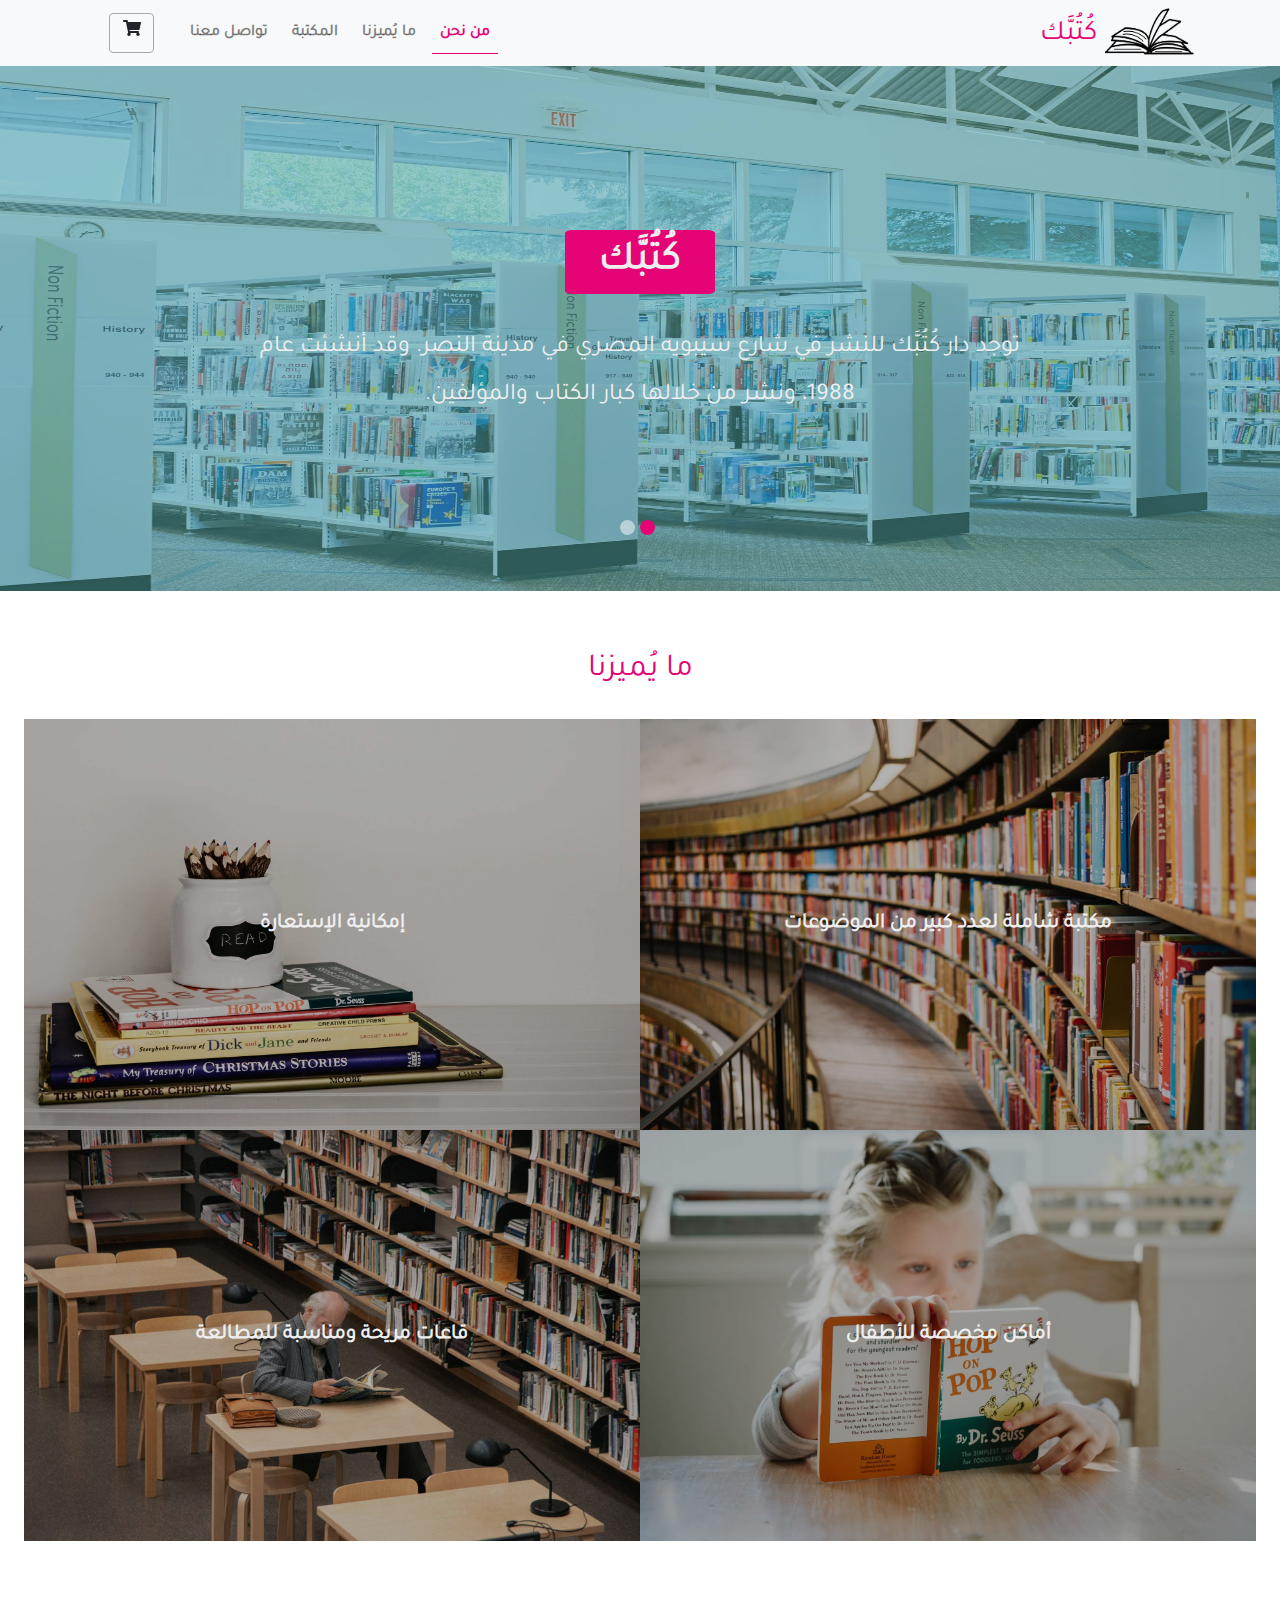
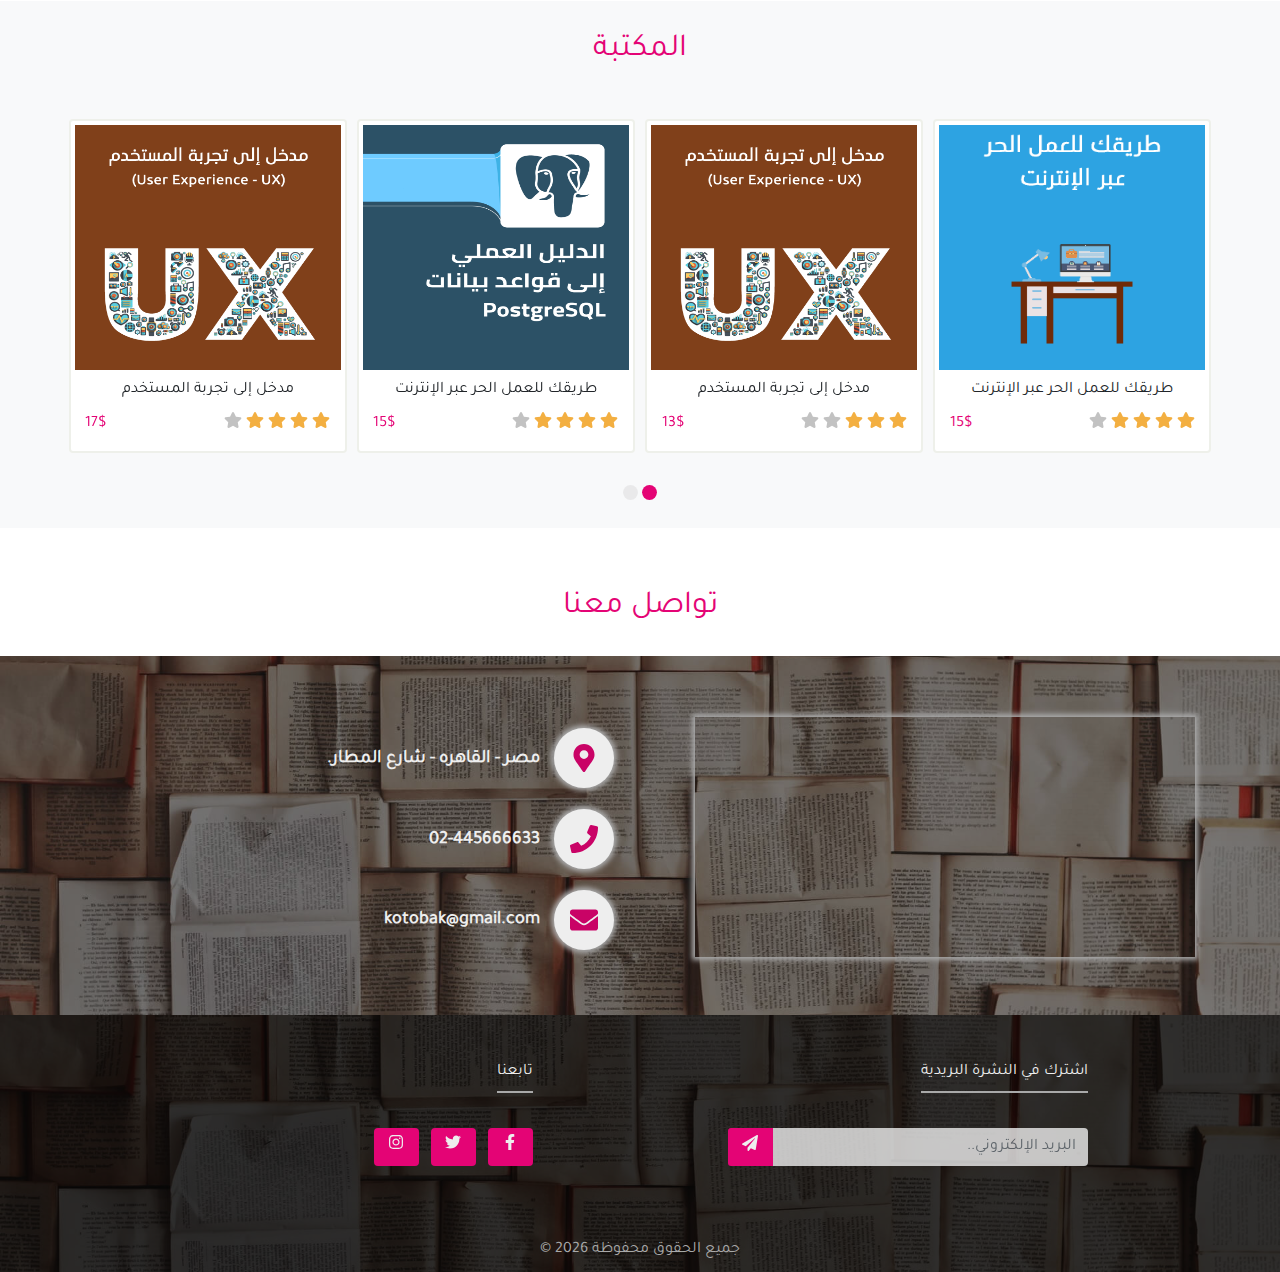
<file: docs/index.html>
<!DOCTYPE html>
<html lang="en">

<head>
    <meta charset="UTF-8">
    <meta name="viewport" content="width=device-width, initial-scale=1.0">
    <meta http-equiv="X-UA-Compatible" content="ie=edge">
    <title>كُتبك | الصفحة الرئيسية</title>
    <script src="https://polyfill.io/v3/polyfill.min.js?features=default"></script>
<script defer src="main.js"></script><link href="css/style.css" rel="stylesheet"></head>

<body data-spy="scroll" data-target=".navbar" data-offset="120">
    <div class="container-fluid">
        <!-- Top-menu -->
        <section class="top-menu">
            <div class="row">
                <nav class="navbar navbar-expand-lg navbar-light bg-light w-100">

                    <div class="d-flex">
                        <button class="navbar-toggler icon btn" type="button" data-toggle="collapse"
                            data-target="#navbarSupportedContent" aria-controls="navbarSupportedContent"
                            aria-expanded="false" aria-label="Toggle navigation">
                            <i class="fas fa-bars"></i>
                        </button>
                        <a href="#" class="navbar-toggler btn icon mr-1 pt-2" title="عربة الشراء" data-toggle="tooltip"
                            data-placement="left">
                            <i class="fas fa-shopping-cart"></i>
                        </a>
                    </div>
                    <a href="index.html" class="navbar-brand p-0 d-flex">
                        <img src="images/logo.png" alt="كُتبك" width="90" height="60">
                        <h3 class="logo-name pt-3 mr-2">كُتُبَّك</h3>
                    </a>
                    <div class="collapse navbar-collapse" id="navbarSupportedContent">
                        <ul class="navbar-nav mr-auto">
                            <li class="nav-item active">
                                <a class="nav-link scroll m-1" href="#who-we-are">
                                    من نحن
                                </a>
                            </li>
                            <li class="nav-item">
                                <a class="nav-link scroll m-1" href="#features">
                                    ما يُميزنا
                                </a>
                            </li>
                            <li class="nav-item">
                                <a class="nav-link scroll m-1" href="#library">
                                    المكتبة
                                </a>
                            </li>
                            <li class="nav-item">
                                <a class="nav-link scroll m-1" href="#contact-us">
                                    تواصل معنا
                                </a>
                            </li>
                            <li class="d-none d-lg-block mt-1 mx-4">
                                <a href="#" class="btn icon" title="عربة الشراء" data-toggle="tooltip"
                                    data-placement="left">
                                    <i class="fas fa-shopping-cart"></i>
                                </a>
                            </li>
                        </ul>
                    </div>
                </nav>
            </div>
        </section>
        <!-- who-we-are -->
        <section class="carousel-top" id="who-we-are">
            <div class="row">
                <div id="carouselExampleCaptions" class="carousel slide" data-ride="carousel">
                    <ul class="carousel-indicators custom-top-indicators">
                        <li data-target="#carouselExampleCaptions" data-slide-to="0" class="active"></li>
                        <li data-target="#carouselExampleCaptions" data-slide-to="1"></li>
                    </ul>
                    <div class="carousel-inner">
                        <div class="carousel-item active">
                            <img src="images/banner1.jpg" class="d-block w-100" alt="عن ">
                            <div class="carousel-caption d-none d-md-block overlay">
                                <h1 class="main-head p-2 wow animate__animated animate__fadeInDown">كُتُبَّك</h1>
                                <h4 class="sub-head sub-head wow animate__animated animate__fadeInUp">توجد دار كُتُبَّك
                                    للنشر في شارع سيبويه المصري في مدينة النصر. وقد أنشئت عام 1988،
                                    ونشر من خلالها كبار الكتاب والمؤلفين. </h4>
                            </div>
                        </div>
                        <div class="carousel-item">
                            <img src="images/banner2.jpg" class="d-block w-100" alt="عن المكتبة">
                            <div class="carousel-caption d-none d-md-block overlay">
                                <h1 class="main-head p-2 wow animate__animated animate__fadeInDown">كُتُبَّك</h1>
                                <h4 class="sub-head wow animate__animated animate__fadeInUp">حازت على العديد من الجوائز
                                    المحلية والعربية والعالمية</h4>
                            </div>
                        </div>
                    </div>
                </div>
            </div>
        </section>
        <!-- features -->
        <section class="features px-4" id="features">
            <div class="title text-center">
                <h2>ما يُميزنا</h2>
            </div>
            <div class="row no-gutters">
                <div class="col row no-gutters">
                    <div class="col-12">
                        <img src="images/feature1.jpg" alt="feature img" class="img-fluid" />
                        <p class="features-overlay">مكتبة شاملة لعدد كبير من الموضوعات</p>
                    </div>
                    <div class="col-12">
                        <img src="images/feature3.jpg" alt="feature img" class="img-fluid" />
                        <p class="features-overlay">أماكن مخصصة للأطفال</p>
                    </div>
                </div>

                <div class="col row no-gutters">
                    <div class="col-12">
                        <img src="images/feature4.jpg" alt="feature img" class="img-fluid" />
                        <p class="features-overlay">إمكانية الإستعارة</p>
                    </div>
                    <div class="col-12">
                        <img src="images/feature2.jpg" alt="feature img" class="img-fluid" />
                        <p class="features-overlay">قاعات مريحة ومناسبة للمطالعة</p>
                    </div>
                </div>
            </div>
        </section>
        <!-- library -->
        <section class="library bg-light" id="library">
            <div class="title text-center">
                <h2>المكتبة</h2>
            </div>
            <div class="row">
                <div class="container-fluid">
                    <div id="books" class="carousel slide" data-ride="false">
                        <div class="carousel-inner">
                            <!-- item 1 -->
                            <div class="carousel-item active">
                                <div class="row no-gutters">
                                    <div class="col row no-gutters">
                                        <!--book 1-->
                                        <div class="col-md-6">
                                            <div class="card">
                                                <div class="overlay">
                                                    <a class="btn btn-secondary custom-cart-icon icon btn-more d-flex justify-content-center"
                                                        href="freelance-book.html">
                                                        <span class="d-md-none d-lg-block d-sm-block">تصفح الكتاب</span>
                                                        <i class="fas fa-book-open mt-1 mr-1"></i>
                                                    </a>
                                                    <a class="btn btn-secondary custom-cart-icon icon btn-cart add-alert d-flex justify-content-center"
                                                        href=".">
                                                        <span class="d-sm-none d-md-none d-lg-block">إضافة
                                                            للعربة</span>
                                                        <i class="fas fa-cart-plus mt-1 mr-1"></i>
                                                    </a>
                                                </div>
                                                <img src="images/freelance-1.png" alt="book1"
                                                    class="w-100 d-block">
                                                <div class="card-body">
                                                    <h5 class="card-title float-right">طريقك للعمل الحر عبر الإنترنت
                                                    </h5>
                                                    <div class="clearfix ">
                                                        <div class="rating float-right">
                                                            <i class="fas fa-star active"></i>
                                                            <i class="fas fa-star active"></i>
                                                            <i class="fas fa-star active"></i>
                                                            <i class="fas fa-star active"></i>
                                                            <i class="fas fa-star"></i>
                                                        </div>
                                                        <div class="price float-left">15$</div>
                                                    </div>
                                                </div>
                                            </div>
                                        </div>
                                        <!-- book 2-->
                                        <div class="col-md-6">
                                            <div class="card custom-thumbnail">
                                                <div class="overlay">
                                                    <a class="btn btn-secondary custom-cart-icon icon btn-more d-flex justify-content-center"
                                                        href="ux-book.html">
                                                        <span class="d-md-none d-lg-block d-sm-block">تصفح الكتاب</span>
                                                        <i class="fas fa-book-open mt-1 mr-1"></i>
                                                    </a>
                                                    <a class="btn btn-secondary custom-cart-icon btn-cart add-alert icon d-flex justify-content-center"
                                                        href=".">
                                                        <span class="d-md-none d-lg-block d-sm-block">إضافة
                                                            للعربة</span>
                                                        <i class="fas fa-cart-plus mt-1 mr-1"></i>
                                                    </a>
                                                </div>
                                                <img src="images/UX-1.png" alt="book2" class="w-100 d-block">
                                                <div class="card-body">
                                                    <h5 class="card-title float-right">مدخل إلى تجربة المستخدم</h5>
                                                    <div class="clearfix ">
                                                        <div class="rating float-right">
                                                            <i class="fas fa-star active"></i>
                                                            <i class="fas fa-star active"></i>
                                                            <i class="fas fa-star active"></i>
                                                            <i class="fas fa-star"></i>
                                                            <i class="fas fa-star"></i>
                                                        </div>
                                                        <div class="price float-left">13$</div>
                                                    </div>
                                                </div>
                                            </div>
                                        </div>
                                    </div>
                                    <div class="col row no-gutters">
                                        <!-- book 3-->
                                        <div class="col-md-6">
                                            <div class="card custom-thumbnail">
                                                <div class="overlay">
                                                    <a class="btn btn-secondary custom-cart-icon icon btn-more d-flex justify-content-center"
                                                        href="sql-book.html">
                                                        <span class="d-md-none d-lg-block d-sm-block">تصفح الكتاب</span>
                                                        <i class="fas fa-book-open mt-1 mr-1"></i>
                                                    </a>
                                                    <a class="btn btn-secondary custom-cart-icon icon btn-cart add-alert d-flex justify-content-center"
                                                        href=".">
                                                        <span class="d-md-none d-lg-block d-sm-block">إضافة
                                                            للعربة</span>
                                                        <i class="fas fa-cart-plus mt-1 mr-1"></i>
                                                    </a>
                                                </div>
                                                <img src="images/sql-1.png" alt="book1" class="w-100 d-block">
                                                <div class="card-body">
                                                    <h5 class="card-title float-right">طريقك للعمل الحر عبر الإنترنت
                                                    </h5>
                                                    <div class="clearfix ">
                                                        <div class="rating float-right">
                                                            <i class="fas fa-star active"></i>
                                                            <i class="fas fa-star active"></i>
                                                            <i class="fas fa-star active"></i>
                                                            <i class="fas fa-star active"></i>
                                                            <i class="fas fa-star"></i>
                                                        </div>
                                                        <div class="price float-left">15$</div>
                                                    </div>
                                                </div>
                                            </div>
                                        </div>
                                        <!--book 4-->
                                        <div class="col-md-6">
                                            <div class="card">
                                                <div class="overlay">
                                                    <a class="btn btn-secondary custom-cart-icon icon btn-more d-flex justify-content-center"
                                                        href="ux-book.html">
                                                        <span class="d-md-none d-lg-block d-sm-block">تصفح الكتاب</span>
                                                        <i class="fas fa-book-open mt-1 mr-1"></i>
                                                    </a>
                                                    <a class="btn btn-secondary custom-cart-icon btn-cart add-alert icon d-flex justify-content-center"
                                                        href=".">
                                                        <span class="d-md-none d-lg-block d-sm-block">إضافة
                                                            للعربة</span>
                                                        <i class="fas fa-cart-plus mt-1 mr-1"></i>
                                                    </a>
                                                </div>
                                                <img src="images/UX-1.png" alt="book2" class="w-100 d-block">
                                                <div class="card-body">
                                                    <h5 class="card-title float-right">مدخل إلى تجربة المستخدم</h5>
                                                    <div class="clearfix ">
                                                        <div class="rating float-right">
                                                            <i class="fas fa-star active"></i>
                                                            <i class="fas fa-star active"></i>
                                                            <i class="fas fa-star active"></i>
                                                            <i class="fas fa-star active"></i>
                                                            <i class="fas fa-star"></i>
                                                        </div>
                                                        <div class="price float-left">17$</div>
                                                    </div>
                                                </div>
                                            </div>
                                        </div>
                                    </div>
                                </div>
                            </div>
                        </div>
                        <ol class="carousel-indicators custom-books-indicators">
                            <li data-target="#books" data-slide-to="0" class="active"></li>
                            <li data-target="#books" data-slide-to="1"></li>
                        </ol>
                    </div>

                </div>
            </div>
        </section>
        <!-- contact-us -->
        <section id="contact-us">
            <div class="title text-center">
                <h2>تواصل معنا</h2>
            </div>
            <div class="contact-us">
                <div class="overlay-contact-us">
                    <div class="container">
                        <div class="row">
                            <div class="col-md">
                                <div class="map" id="map">
                                    <iframe class="iframe"
                                        src="https://maps.google.com/maps?q=%D8%B9%D9%85%D8%A7%D8%B1%20%D8%A8%D9%86%20%D9%8A%D8%A7%D8%B3%D8%B1%D8%8C%20%D8%A7%D9%84%D9%85%D8%B7%D8%A7%D8%B1%D8%8C%20%D9%82%D8%B3%D9%85%20%D8%A7%D9%84%D9%86%D8%B2%D9%87%D8%A9%D8%8C%20%D9%85%D8%AD%D8%A7%D9%81%D8%B8%D8%A9%20%D8%A7%D9%84%D9%82%D8%A7%D9%87%D8%B1%D8%A9%E2%80%AC%D8%8C%20%D9%85%D8%B5%D8%B1&t=&z=13&ie=UTF8&iwloc=&output=embed"
                                        width="500" height="240" frameborder="0" style="border:0"
                                        allowfullscreen></iframe>
                                </div>
                            </div>
                            <div class="col-md">
                                <ul class="list-unstyled contact-list">
                                    <li>
                                        <i class="fas fa-map-marker-alt custom-contact-us-icon btn"
                                            aria-hidden="true"></i>
                                        <span class="contact-text pb-4">مصر - القاهره - شارع المطار.</span>
                                    </li>
                                    <li>
                                        <i class="fa fa-phone custom-contact-us-icon btn" aria-hidden="true"></i>
                                        <span class="contact-text pb-4">02-445666633</span>
                                    </li>
                                    <li>
                                        <i class="fa fa-envelope custom-contact-us-icon btn" aria-hidden="true"></i>
                                        <span class="contact-text pb-4">kotobak@gmail.com</span>
                                    </li>
                                </ul>
                            </div>
                        </div>
                    </div>
                </div>
            </div>
        </section>
        <!-- footer -->
        <footer class="footer">
            <div class="overlay-footer">
                <div class="footer-body">
                    <div class="container">
                        <div class="row justify-content-center mx-auto">
                            <div class="col-sm-12 col-md-6">
                                <form id="newsletter">
                                    <label>اشترك في النشرة البريدية</label>
                                    <div class="input-group">
                                        <input type="email" name="email" id="footer-email"
                                            class="form-control text-right" required placeholder="..البريد الإلكتروني">
                                        <button type="submit" class="icon custom-footer-icon">
                                            <i class="fas fa-paper-plane"></i>
                                        </button>
                                    </div>
                                </form>
                            </div>
                            <div class="col-sm-12 col-md-4">
                                <label>تابعنا</label>
                                <ul class="follow list-inline">
                                    <li class="list-inline-item">
                                        <a href="#" class="facebook btn icon custom-footer-icon rounded">
                                            <i class="fab fa-facebook-f" aria-hidden="true"></i>
                                        </a>
                                    </li>
                                    <li class="list-inline-item">
                                        <a href="#" class="twitter btn icon custom-footer-icon rounded">
                                            <i class="fab fa-twitter" aria-hidden="true"></i>
                                        </a>
                                    </li>
                                    <li class="list-inline-item">
                                        <a href="#" class="instagram btn icon custom-footer-icon rounded">
                                            <i class="fab fa-instagram" aria-hidden="true"></i>
                                        </a>
                                    </li>
                                </ul>
                            </div>
                        </div>
                    </div>
                </div>
                <div class="text-center">
                    <p class="copyright">
                        جميع الحقوق محفوظة <span id="date"></span> &copy;
                    </p>
                </div>
            </div>
        </footer>
        <!-- loader -->
        <div class="loader-wrapper">
            <span class="loader"><span class="loader-inner"></span></span>
        </div>
    </div>
</body>

</html>
</file>
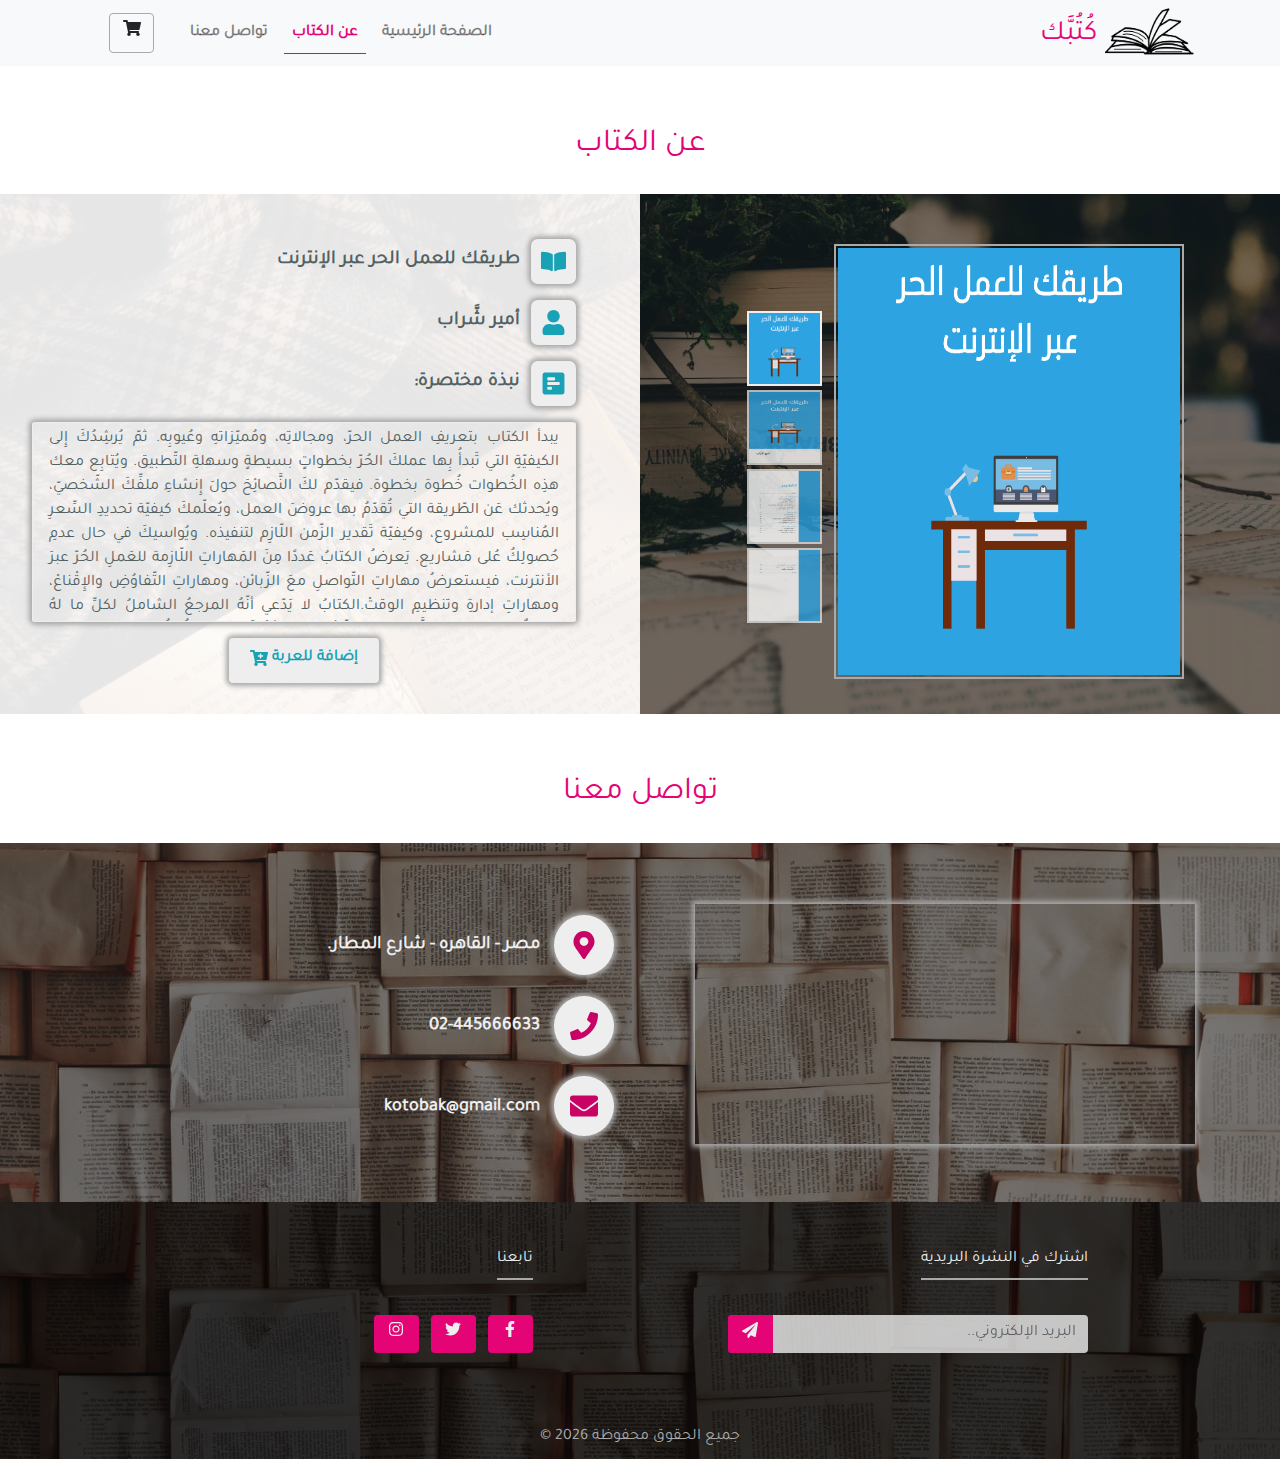
<file: docs/freelance-book.html>
<!DOCTYPE html>
<html lang="en">

<head>
    <meta charset="UTF-8">
    <meta name="viewport" content="width=device-width, initial-scale=1.0">
    <meta http-equiv="X-UA-Compatible" content="ie=edge">
    <title>كُتبك | عن الكتاب</title>
    <script src="https://polyfill.io/v3/polyfill.min.js?features=default"></script>
<script defer src="main.js"></script><link href="css/style.css" rel="stylesheet"></head>

<body>
    <div class="container-fluid">
        <!-- Top-menu -->
        <section class="top-menu">
            <div class="row">
                <nav class="navbar navbar-expand-lg navbar-light bg-light w-100">

                    <div class="d-flex">
                        <button class="navbar-toggler icon btn" type="button" data-toggle="collapse"
                            data-target="#navbarSupportedContent" aria-controls="navbarSupportedContent"
                            aria-expanded="false" aria-label="Toggle navigation">
                            <i class="fas fa-bars"></i>
                        </button>
                        <a href="#" class="navbar-toggler btn icon mr-1 pt-2" title="عربة الشراء" data-toggle="tooltip"
                            data-placement="left">
                            <i class="fas fa-shopping-cart"></i>
                        </a>
                    </div>
                    <a href="index.html" class="navbar-brand p-0 d-flex">
                        <img src="images/logo.png" alt="كُتبك" width="90" height="60">
                        <h3 class="logo-name pt-3 mr-2">كُتُبَّك</h3>
                    </a>
                    <div class="collapse navbar-collapse" id="navbarSupportedContent">
                        <ul class="navbar-nav mr-auto">
                            <li class="nav-item">
                                <a class="nav-link scroll m-1" href="index.html">
                                    الصفحة الرئيسية
                                </a>
                            </li>
                            <li class="nav-item active">
                                <a class="nav-link scroll m-1" href="#book-info">
                                    عن الكتاب
                                </a>
                            </li>
                            <li class="nav-item">
                                <a class="nav-link scroll m-1" href="#contact-us">
                                    تواصل معنا
                                </a>
                            </li>
                            <li class="d-none d-lg-block mt-1 mx-4">
                                <a href="#" class="btn icon" title="عربة الشراء" data-toggle="tooltip"
                                    data-placement="left">
                                    <i class="fas fa-shopping-cart"></i>
                                </a>
                            </li>
                        </ul>
                    </div>
                </nav>
            </div>
        </section>
        <!-- book-info -->
        <div class="book-info" id="book-info">
            <div class="title text-center">
                <h2>عن الكتاب</h2>
            </div>
            <div class="row col no-gutters p-0">
                <!-- images section -->
                <div class="col-sm-12 col-md-6 col-lg-6">
                    <div class="container-fluid book-img p-0">
                        <div class="overlay-book-img">
                            <section class="carousel-book">
                                <div id="carousel-book-img" class="carousel" data-ride="false">
                                    <div class="carousel-inner" data-toggle="modal" data-target="#bookModal">
                                        <div class="carousel-item active">
                                            <img src="images/freelance-1.png" alt="book1">
                                        </div>
                                        <div class="carousel-item">
                                            <img src="images/freelance-2.png" alt="book1">
                                        </div>
                                        <div class="carousel-item">
                                            <img src="images/freelance-3.png" alt="book1">
                                        </div>
                                        <div class="carousel-item">
                                            <img src="images/freelance-4.png" alt="book1">
                                        </div>
                                    </div>
                                    <div class="carousel-indicators custom-book-img-indicators">
                                        <img src="images/freelance-1.png" alt="book1"
                                            data-target="#carousel-book-img" data-slide-to="0" class="active">
                                        <img src="images/freelance-2.png" alt="book1"
                                            data-target="#carousel-book-img" data-slide-to="1">
                                        <img src="images/freelance-3.png" alt="book1"
                                            data-target="#carousel-book-img" data-slide-to="2">
                                        <img src="images/freelance-4.png" alt="book1"
                                            data-target="#carousel-book-img" data-slide-to="3">
                                    </div>
                                </div>
                            </section>
                        </div>
                    </div>
                </div>
                <!-- text section -->
                <div class="col-sm-12 col-md-6 col-lg-6">
                    <div class="container-fluid book-text p-0">
                        <div class="overlay-book-text">
                            <div class="book-name d-flex mb-3">
                                <i class="fas fa-book-open text-icon"></i>
                                <span class="font-weight-bold text pt-2">طريقك للعمل الحر عبر الإنترنت</span>
                            </div>
                            <div class="auther-name d-flex mb-3">
                                <i class="fas fa-user text-icon"></i>
                                <span class="font-weight-bold text pt-2">أمير شَّراب</span>
                            </div>
                            <div class="abstract d-flex mb-3">
                                <i class="fas fa-poll-h text-icon"></i>
                                <span class="font-weight-bold text pt-2">نبذة مختصرة:</span>
                            </div>
                            <div class="about-paragraph px-3 py-1 mb-3">
                                <p>يبدأ الكتاب بتعريفِ العمل الحرّ، ومجالاتِه، ومُميّزاتهِ وعُيوبِه. ثمّ يُرشِدُكَ إِلى
                                    الكيفيّةِ التي تَبدأُ بِها عملكَ الحُرّ بخطواتٍ بسيطةٍ وسهلةِ التّطبيق. ويُتابِع معك
                                    هذِه الخُطوات خُطوة بخطوة. فيقدّم لكَ النَّصائِحَ حولَ إِنشاءِ ملفِّكَ الشّخصيّ،
                                    ويُحدثك عَن الطّريقة التي تُقدّمُ بها عروضَ العمل، ويُعلّمكَ كيفيّة تحديدِ السِّعرِ
                                    المُناسِب للمشروع، وكيفيّة تَقدير الزّمن اللّازِم لتنفيذه. ويُواسيكَ في حال عدمِ
                                    حُصولِكُ عُلى مَشاريع.

                                    يَعرضُ الكتابُ عَددًا مِنَ المَهاراتِ اللّازِمة للعَملِ الحُرّ عبرَ الأنترنت،
                                    فيستعرضُ مهاراتِ التّواصلِ معَ الزّبائن، ومهاراتِ التّفاوُضِ والإِقْناعْ، ومهاراتِ
                                    إدارةِ وتنظيمِ الوقتْ.الكتابُ لا يَدّعي أنّهُ المرجعُ الشاملُ لكلِّ ما لهُ علاقةٌ
                                    بالعملِ الحُرّ، إنَّما يرجو مُؤلّفُ الكتابِ أنْ تَكونَ كلماتُهُ قُد لامستْ مَواطنَ
                                    الإرادةِ فِي قَلبك. وفُصولَه قدْ شَقّتْ لكَ طريقًا واضحًا للعملِ الحرِّ عبر
                                    الأنترنت. وأن يَكونَ ركيزةَ البدايةِ والخُطوة الأولَى في عملكَ عبْر الأنْترنَت.

                                    أُمنِيَتُنا في هَذا الكِتاب، أَنْ تَكونَ قِصّةَ نجاحٍ ملهمةً يُحتَفَى بِها، وتُذكَرُ
                                    في إصْداراتٍ لاحقةٍ مِنَ الكِتاب. ضَعْ ذَلكَ نُصبَ عَيْنيكْ خِلالَ قِراءتِكَ
                                    للكِتابْ.</p>
                            </div>
                            <a class="btn btn-secondary book-page-cart add-alert d-flex justify-content-center mx-auto pt-2"
                                id="btn-cart" href=".">
                                <span class="font-weight-bold">إضافة
                                    للعربة</span>
                                <i class="fas fa-cart-plus mt-1 mr-1"></i>
                            </a>
                        </div>
                    </div>
                </div>
            </div>
            <!-- Modal -->
            <div class="modal fade" id="bookModal">
                <div class="modal-dialog modal-dialog-centered">
                    <div class="modal-content">
                        <div class="modal-header">
                            <button type="button" class="close px-2 py-1" data-dismiss="modal">
                                <i class="fas fa-times"></i>
                            </button>
                        </div>
                        <div class="modal-body">
                            <div id="carousel-modal" class="carousel slide" data-ride=false>
                                <div class="carousel-inner">
                                    <div class="carousel-item active">
                                        <img src="images/freelance-1.png" alt="book1">
                                    </div>
                                    <div class="carousel-item">
                                        <img src="images/freelance-2.png" alt="book1">
                                    </div>
                                    <div class="carousel-item">
                                        <img src="images/freelance-3.png" alt="book1">
                                    </div>
                                    <div class="carousel-item">
                                        <img src="images/freelance-4.png" alt="book1">
                                    </div>
                                </div>
                                <a class="carousel-control-prev" href="#carousel-modal" role="button" data-slide="prev">
                                    <i class="fas fa-angle-right fa-3x custom-prev-next"></i>
                                </a>
                                <a class="carousel-control-next" href="#carousel-modal" role="button"
                                    data-slide="next">
                                    <i class="fas fa-angle-left fa-3x custom-prev-next"></i>
                                </a>
                            </div>
                        </div>
                    </div>
                </div>
            </div>
        </div>
        <!-- contact-us -->
        <section id="contact-us">
            <div class="title text-center">
                <h2>تواصل معنا</h2>
            </div>
            <div class="contact-us">
                <div class="overlay-contact-us">
                    <div class="container">
                        <div class="row">
                            <div class="col-md">
                                <div class="map" id="map">
                                    <iframe class="iframe"
                                        src="https://maps.google.com/maps?q=%D8%B9%D9%85%D8%A7%D8%B1%20%D8%A8%D9%86%20%D9%8A%D8%A7%D8%B3%D8%B1%D8%8C%20%D8%A7%D9%84%D9%85%D8%B7%D8%A7%D8%B1%D8%8C%20%D9%82%D8%B3%D9%85%20%D8%A7%D9%84%D9%86%D8%B2%D9%87%D8%A9%D8%8C%20%D9%85%D8%AD%D8%A7%D9%81%D8%B8%D8%A9%20%D8%A7%D9%84%D9%82%D8%A7%D9%87%D8%B1%D8%A9%E2%80%AC%D8%8C%20%D9%85%D8%B5%D8%B1&t=&z=13&ie=UTF8&iwloc=&output=embed"
                                        width="500" height="240" frameborder="0" style="border:0"
                                        allowfullscreen></iframe>
                                </div>
                            </div>
                            <div class="col-md">
                                <ul class="list-unstyled contact-list">
                                    <li>
                                        <i class="fas fa-map-marker-alt custom-contact-us-icon btn"
                                            aria-hidden="true"></i>
                                        <span class="contact-text pb-4">مصر - القاهره - شارع المطار.</span>
                                    </li>
                                    <li>
                                        <i class="fa fa-phone custom-contact-us-icon btn" aria-hidden="true"></i>
                                        <span class="contact-text pb-4">02-445666633</span>
                                    </li>
                                    <li>
                                        <i class="fa fa-envelope custom-contact-us-icon btn" aria-hidden="true"></i>
                                        <span class="contact-text pb-4">kotobak@gmail.com</span>
                                    </li>
                                </ul>
                            </div>
                        </div>
                    </div>
                </div>
            </div>
        </section>
        <!-- footer -->
        <footer class="footer">
            <div class="overlay-footer">
                <div class="footer-body">
                    <div class="container">
                        <div class="row justify-content-center mx-auto">
                            <div class="col-sm-12 col-md-6">
                                <form id="newsletter">
                                    <label>اشترك في النشرة البريدية</label>
                                    <div class="input-group">
                                        <input type="email" name="email" id="footer-email"
                                            class="form-control text-right" required placeholder="..البريد الإلكتروني">
                                        <button type="submit" class="icon custom-footer-icon">
                                            <i class="fas fa-paper-plane"></i>
                                        </button>
                                    </div>
                                </form>
                            </div>
                            <div class="col-sm-12 col-md-4">
                                <label>تابعنا</label>
                                <ul class="follow list-inline">
                                    <li class="list-inline-item">
                                        <a href="#" class="facebook btn icon custom-footer-icon rounded">
                                            <i class="fab fa-facebook-f" aria-hidden="true"></i>
                                        </a>
                                    </li>
                                    <li class="list-inline-item">
                                        <a href="#" class="twitter btn icon custom-footer-icon rounded">
                                            <i class="fab fa-twitter" aria-hidden="true"></i>
                                        </a>
                                    </li>
                                    <li class="list-inline-item">
                                        <a href="#" class="instagram btn icon custom-footer-icon rounded">
                                            <i class="fab fa-instagram" aria-hidden="true"></i>
                                        </a>
                                    </li>
                                </ul>
                            </div>
                        </div>
                    </div>
                </div>
                <div class="text-center">
                    <p class="copyright">
                        جميع الحقوق محفوظة <span id="date"></span> &copy;
                    </p>
                </div>
            </div>
        </footer>
    </div>
</body>

</html>
</file>
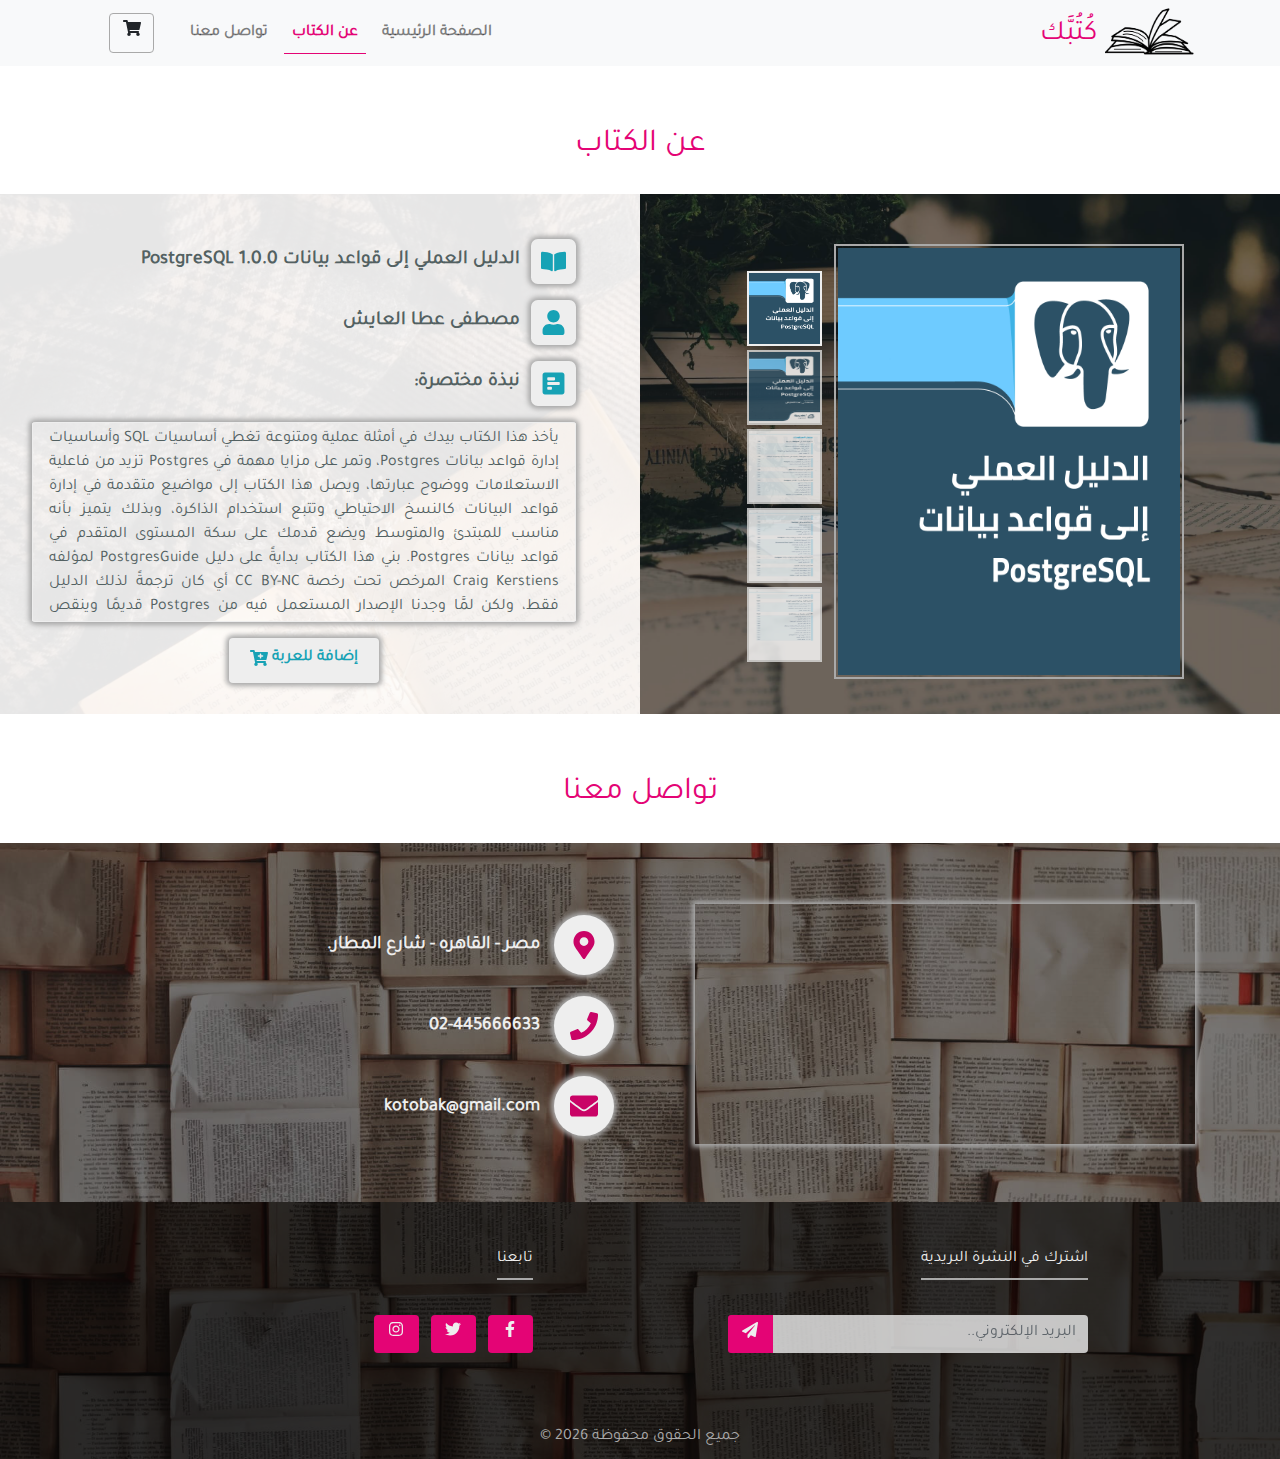
<file: docs/sql-book.html>
<!DOCTYPE html>
<html lang="en">

<head>
    <meta charset="UTF-8">
    <meta name="viewport" content="width=device-width, initial-scale=1.0">
    <meta http-equiv="X-UA-Compatible" content="ie=edge">
    <title>كُتبك | عن الكتاب</title>
    <script src="https://polyfill.io/v3/polyfill.min.js?features=default"></script>
<script defer src="main.js"></script><link href="css/style.css" rel="stylesheet"></head>

<body>
    <div class="container-fluid">
        <!-- Top-menu -->
        <section class="top-menu">
            <div class="row">
                <nav class="navbar navbar-expand-lg navbar-light bg-light w-100">

                    <div class="d-flex">
                        <button class="navbar-toggler icon btn" type="button" data-toggle="collapse"
                            data-target="#navbarSupportedContent" aria-controls="navbarSupportedContent"
                            aria-expanded="false" aria-label="Toggle navigation">
                            <i class="fas fa-bars"></i>
                        </button>
                        <a href="#" class="navbar-toggler btn icon mr-1 pt-2" title="عربة الشراء" data-toggle="tooltip"
                            data-placement="left">
                            <i class="fas fa-shopping-cart"></i>
                        </a>
                    </div>
                    <a href="index.html" class="navbar-brand p-0 d-flex">
                        <img src="images/logo.png" alt="كُتبك" width="90" height="60">
                        <h3 class="logo-name pt-3 mr-2">كُتُبَّك</h3>
                    </a>
                    <div class="collapse navbar-collapse" id="navbarSupportedContent">
                        <ul class="navbar-nav mr-auto">
                            <li class="nav-item">
                                <a class="nav-link scroll m-1" href="index.html">
                                    الصفحة الرئيسية
                                </a>
                            </li>
                            <li class="nav-item active">
                                <a class="nav-link scroll m-1" href="#book-info">
                                    عن الكتاب
                                </a>
                            </li>
                            <li class="nav-item">
                                <a class="nav-link scroll m-1" href="#contact-us">
                                    تواصل معنا
                                </a>
                            </li>
                            <li class="d-none d-lg-block mt-1 mx-4">
                                <a href="#" class="btn icon" title="عربة الشراء" data-toggle="tooltip"
                                    data-placement="left">
                                    <i class="fas fa-shopping-cart"></i>
                                </a>
                            </li>
                        </ul>
                    </div>
                </nav>
            </div>
        </section>
        <!-- book-info -->
        <div class="book-info" id="book-info">
            <div class="title text-center">
                <h2>عن الكتاب</h2>
            </div>
            <div class="row col no-gutters p-0">
                <!-- images section -->
                <div class="col-sm-12 col-md-6 col-lg-6">
                    <div class="container-fluid book-img p-0">
                        <div class="overlay-book-img">
                            <section class="carousel-book">
                                <div id="carousel-book-img" class="carousel" data-ride="false">
                                    <div class="carousel-inner" data-toggle="modal" data-target="#bookModal">
                                        <div class="carousel-item active">
                                            <img src="images/sql-1.png" alt="book3">
                                        </div>
                                        <div class="carousel-item">
                                            <img src="images/sql-2.png" alt="book3">
                                        </div>
                                        <div class="carousel-item">
                                            <img src="images/sql-3.png" alt="book3">
                                        </div>
                                        <div class="carousel-item">
                                            <img src="images/sql-4.png" alt="book3">
                                        </div>
                                        <div class="carousel-item">
                                            <img src="images/sql-5.png" alt="book3">
                                        </div>
                                    </div>
                                    <div class="carousel-indicators custom-book-img-indicators">
                                        <img src="images/sql-1.png" alt="book3" data-target="#carousel-book-img"
                                            data-slide-to="0" class="active">
                                        <img src="images/sql-2.png" alt="book3" data-target="#carousel-book-img"
                                            data-slide-to="1">
                                        <img src="images/sql-3.png" alt="book3" data-target="#carousel-book-img"
                                            data-slide-to="2">
                                        <img src="images/sql-4.png" alt="book3" data-target="#carousel-book-img"
                                            data-slide-to="3">
                                        <img src="images/sql-5.png" alt="book3" data-target="#carousel-book-img"
                                            data-slide-to="3">
                                    </div>
                                </div>
                            </section>
                        </div>
                    </div>
                </div>
                <!-- text section -->
                <div class="col-sm-12 col-md-6 col-lg-6">
                    <div class="container-fluid book-text p-0">
                        <div class="overlay-book-text">
                            <div class="book-name d-flex mb-3">
                                <i class="fas fa-book-open text-icon"></i>
                                <span class="font-weight-bold text pt-2">الدليل العملي إلى قواعد بيانات PostgreSQL
                                    1.0.0</span>
                            </div>
                            <div class="auther-name d-flex mb-3">
                                <i class="fas fa-user text-icon"></i>
                                <span class="font-weight-bold text pt-2">مصطفى عطا العايش</span>
                            </div>
                            <div class="abstract d-flex mb-3">
                                <i class="fas fa-poll-h text-icon"></i>
                                <span class="font-weight-bold text pt-2">نبذة مختصرة:</span>
                            </div>
                            <div class="about-paragraph px-3 py-1 mb-3">
                                <p>يأخذ هذا الكتاب بيدك في أمثلة عملية ومتنوعة تغطي أساسيات SQL وأساسيات إدارة قواعد
                                    بيانات Postgres، وتمر على مزايا مهمة في Postgres تزيد من فاعلية الاستعلامات ووضوح
                                    عبارتها، ويصل هذا الكتاب إلى مواضيع متقدمة في إدارة قواعد البيانات كالنسخ الاحتياطي
                                    وتتبع استخدام الذاكرة، وبذلك يتميز بأنه مناسب للمبتدئ والمتوسط ويضع قدمك على سكة
                                    المستوى المتقدم في قواعد بيانات Postgres.

                                    بني هذا الكتاب بدايةً على دليل PostgresGuide لمؤلفه Craig Kerstiens المرخص تحت رخصة
                                    CC BY-NC أي كان ترجمةً لذلك الدليل فقط، ولكن لمَّا وجدنا الإصدار المستعمل فيه من
                                    Postgres قديمًا وينقص الدليل عدة مواضيع إضافية، آثرنا البناء عليه وتحسينه وإضافة كل
                                    ما نراه ناقصًا ليحقق الكتاب مبدأ 80/20.

                                    فيما يميزه عن غيره، فهو أننا اتبعنا في بداية العمل على هذا الكتاب قاعدة باريتو
                                    80/20، حيث حرصنا على تغطية 20% من مواضيع PostgreSQL التي تُستخدَم في 80% من الحالات
                                    في الواقع والمجال العملي، إذ حاولنا الابتعاد عن التفاصيل غير العملية أو قليلة
                                    الاستخدام، أي أن هذا الكتاب لا يتطرق إلى شرح أو استخدام الأدوات المتقدمة والتي قد
                                    يندر استخدام بعضها، فلم نرد عرض شيء لا يستخدم إلا في حالات قليلة (تكون قد نسيتها إلى
                                    حين استعمالها ;-) ).

                                    ساهم بالعمل على هذا الكتاب، مصطفى عطا العايش تأليفًا، وجميل بيلوني تحريرًا وإشرافًا،
                                    وأخرجه فنيًا فرج الشامي. نرجو أن نكون قد وفقنا في هذا العمل بتوفير دليل عملي نافع
                                    يثري المكتبة العربية.</p>
                            </div>
                            <a class="btn btn-secondary book-page-cart add-alert d-flex justify-content-center mx-auto pt-2"
                                id="btn-cart" href=".">
                                <span class="font-weight-bold">إضافة
                                    للعربة</span>
                                <i class="fas fa-cart-plus mt-1 mr-1"></i>
                            </a>
                        </div>
                    </div>
                </div>
            </div>
            <!-- Modal -->
            <div class="modal fade" id="bookModal">
                <div class="modal-dialog modal-dialog-centered">
                    <div class="modal-content">
                        <div class="modal-header">
                            <button type="button" class="close px-2 py-1" data-dismiss="modal">
                                <i class="fas fa-times"></i>
                            </button>
                        </div>
                        <div class="modal-body">
                            <div id="carousel-modal" class="carousel slide" data-ride=false>
                                <div class="carousel-inner">
                                    <div class="carousel-item active">
                                        <img src="images/sql-1.png" alt="book1">
                                    </div>
                                    <div class="carousel-item">
                                        <img src="images/sql-2.png" alt="book3">
                                    </div>
                                    <div class="carousel-item">
                                        <img src="images/sql-3.png" alt="book3">
                                    </div>
                                    <div class="carousel-item">
                                        <img src="images/sql-4.png" alt="book3">
                                    </div>
                                    <div class="carousel-item">
                                        <img src="images/sql-4.png" alt="book3">
                                    </div>
                                </div>
                                <a class="carousel-control-prev" href="#carousel-modal" role="button" data-slide="prev">
                                    <i class="fas fa-angle-right fa-3x custom-prev-next"></i>
                                </a>
                                <a class="carousel-control-next" href="#carousel-modal" role="button" data-slide="next">
                                    <i class="fas fa-angle-left fa-3x custom-prev-next"></i>
                                </a>
                            </div>
                        </div>
                    </div>
                </div>
            </div>
        </div>
        <!-- contact-us -->
        <section id="contact-us">
            <div class="title text-center">
                <h2>تواصل معنا</h2>
            </div>
            <div class="contact-us">
                <div class="overlay-contact-us">
                    <div class="container">
                        <div class="row">
                            <div class="col-md">
                                <div class="map" id="map">
                                    <iframe class="iframe"
                                        src="https://maps.google.com/maps?q=%D8%B9%D9%85%D8%A7%D8%B1%20%D8%A8%D9%86%20%D9%8A%D8%A7%D8%B3%D8%B1%D8%8C%20%D8%A7%D9%84%D9%85%D8%B7%D8%A7%D8%B1%D8%8C%20%D9%82%D8%B3%D9%85%20%D8%A7%D9%84%D9%86%D8%B2%D9%87%D8%A9%D8%8C%20%D9%85%D8%AD%D8%A7%D9%81%D8%B8%D8%A9%20%D8%A7%D9%84%D9%82%D8%A7%D9%87%D8%B1%D8%A9%E2%80%AC%D8%8C%20%D9%85%D8%B5%D8%B1&t=&z=13&ie=UTF8&iwloc=&output=embed"
                                        width="500" height="240" frameborder="0" style="border:0"
                                        allowfullscreen></iframe>
                                </div>
                            </div>
                            <div class="col-md">
                                <ul class="list-unstyled contact-list">
                                    <li>
                                        <i class="fas fa-map-marker-alt custom-contact-us-icon btn"
                                            aria-hidden="true"></i>
                                        <span class="contact-text pb-4">مصر - القاهره - شارع المطار.</span>
                                    </li>
                                    <li>
                                        <i class="fa fa-phone custom-contact-us-icon btn" aria-hidden="true"></i>
                                        <span class="contact-text pb-4">02-445666633</span>
                                    </li>
                                    <li>
                                        <i class="fa fa-envelope custom-contact-us-icon btn" aria-hidden="true"></i>
                                        <span class="contact-text pb-4">kotobak@gmail.com</span>
                                    </li>
                                </ul>
                            </div>
                        </div>
                    </div>
                </div>
            </div>
        </section>
        <!-- footer -->
        <footer class="footer">
            <div class="overlay-footer">
                <div class="footer-body">
                    <div class="container">
                        <div class="row justify-content-center mx-auto">
                            <div class="col-sm-12 col-md-6">
                                <form id="newsletter">
                                    <label>اشترك في النشرة البريدية</label>
                                    <div class="input-group">
                                        <input type="email" name="email" id="footer-email"
                                            class="form-control text-right" required placeholder="..البريد الإلكتروني">
                                        <button type="submit" class="icon custom-footer-icon">
                                            <i class="fas fa-paper-plane"></i>
                                        </button>
                                    </div>
                                </form>
                            </div>
                            <div class="col-sm-12 col-md-4">
                                <label>تابعنا</label>
                                <ul class="follow list-inline">
                                    <li class="list-inline-item">
                                        <a href="#" class="facebook btn icon custom-footer-icon rounded">
                                            <i class="fab fa-facebook-f" aria-hidden="true"></i>
                                        </a>
                                    </li>
                                    <li class="list-inline-item">
                                        <a href="#" class="twitter btn icon custom-footer-icon rounded">
                                            <i class="fab fa-twitter" aria-hidden="true"></i>
                                        </a>
                                    </li>
                                    <li class="list-inline-item">
                                        <a href="#" class="instagram btn icon custom-footer-icon rounded">
                                            <i class="fab fa-instagram" aria-hidden="true"></i>
                                        </a>
                                    </li>
                                </ul>
                            </div>
                        </div>
                    </div>
                </div>
                <div class="text-center">
                    <p class="copyright">
                        جميع الحقوق محفوظة <span id="date"></span> &copy;
                    </p>
                </div>
            </div>
        </footer>
    </div>
</body>

</html>
</file>
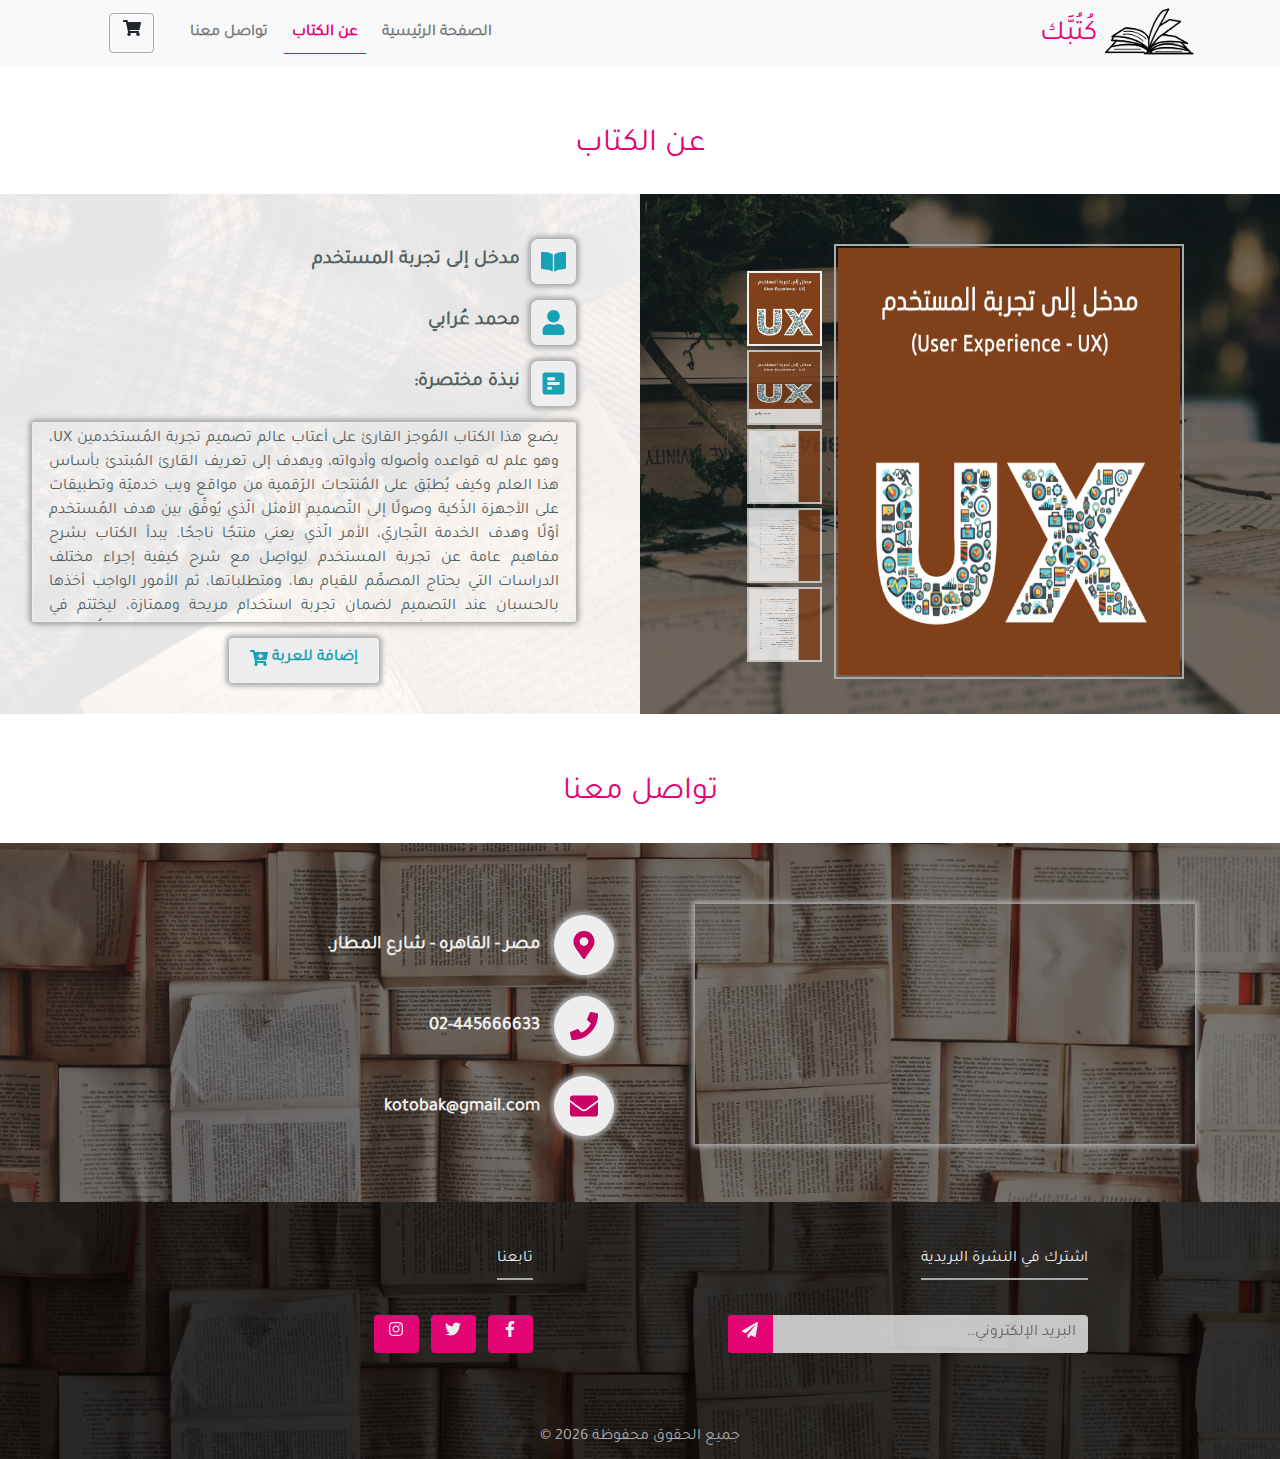
<file: docs/ux-book.html>
<!DOCTYPE html>
<html lang="en">

<head>
    <meta charset="UTF-8">
    <meta name="viewport" content="width=device-width, initial-scale=1.0">
    <meta http-equiv="X-UA-Compatible" content="ie=edge">
    <title>كُتبك | عن الكتاب</title>
    <script src="https://polyfill.io/v3/polyfill.min.js?features=default"></script>
<script defer src="main.js"></script><link href="css/style.css" rel="stylesheet"></head>

<body>
    <div class="container-fluid">
        <!-- Top-menu -->
        <section class="top-menu">
            <div class="row">
                <nav class="navbar navbar-expand-lg navbar-light bg-light w-100">

                    <div class="d-flex">
                        <button class="navbar-toggler icon btn" type="button" data-toggle="collapse"
                            data-target="#navbarSupportedContent" aria-controls="navbarSupportedContent"
                            aria-expanded="false" aria-label="Toggle navigation">
                            <i class="fas fa-bars"></i>
                        </button>
                        <a href="#" class="navbar-toggler btn icon mr-1 pt-2" title="عربة الشراء" data-toggle="tooltip"
                            data-placement="left">
                            <i class="fas fa-shopping-cart"></i>
                        </a>
                    </div>
                    <a href="index.html" class="navbar-brand p-0 d-flex">
                        <img src="images/logo.png" alt="كُتبك" width="90" height="60">
                        <h3 class="logo-name pt-3 mr-2">كُتُبَّك</h3>
                    </a>
                    <div class="collapse navbar-collapse" id="navbarSupportedContent">
                        <ul class="navbar-nav mr-auto">
                            <li class="nav-item">
                                <a class="nav-link scroll m-1" href="index.html">
                                    الصفحة الرئيسية
                                </a>
                            </li>
                            <li class="nav-item active">
                                <a class="nav-link scroll m-1" href="#book-info">
                                    عن الكتاب
                                </a>
                            </li>
                            <li class="nav-item">
                                <a class="nav-link scroll m-1" href="#contact-us">
                                    تواصل معنا
                                </a>
                            </li>
                            <li class="d-none d-lg-block mt-1 mx-4">
                                <a href="#" class="btn icon" title="عربة الشراء" data-toggle="tooltip"
                                    data-placement="left">
                                    <i class="fas fa-shopping-cart"></i>
                                </a>
                            </li>
                        </ul>
                    </div>
                </nav>
            </div>
        </section>
        <!-- book-info -->
        <div class="book-info" id="book-info">
            <div class="title text-center">
                <h2>عن الكتاب</h2>
            </div>
            <div class="row col no-gutters p-0">
                <!-- images section -->
                <div class="col-sm-12 col-md-6 col-lg-6">
                    <div class="container-fluid book-img p-0">
                        <div class="overlay-book-img">
                            <section class="carousel-book">
                                <div id="carousel-book-img" class="carousel" data-ride="false">
                                    <div class="carousel-inner" data-toggle="modal" data-target="#bookModal">
                                        <div class="carousel-item active">
                                            <img src="images/UX-1.png" alt="book2">
                                        </div>
                                        <div class="carousel-item">
                                            <img src="images/ux-2.png" alt="book2">
                                        </div>
                                        <div class="carousel-item">
                                            <img src="images/ux-3.png" alt="book2">
                                        </div>
                                        <div class="carousel-item">
                                            <img src="images/ux-4.png" alt="book2">
                                        </div>
                                        <div class="carousel-item">
                                            <img src="images/ux-5.png" alt="book2">
                                        </div>
                                    </div>
                                    <div class="carousel-indicators custom-book-img-indicators">
                                        <img src="images/UX-1.png" alt="book2" data-target="#carousel-book-img"
                                            data-slide-to="0" class="active">
                                        <img src="images/ux-2.png" alt="book2" data-target="#carousel-book-img"
                                            data-slide-to="1">
                                        <img src="images/ux-3.png" alt="book2" data-target="#carousel-book-img"
                                            data-slide-to="2">
                                        <img src="images/ux-4.png" alt="book2" data-target="#carousel-book-img"
                                            data-slide-to="3">
                                        <img src="images/ux-5.png" alt="book2" data-target="#carousel-book-img"
                                            data-slide-to="4">
                                    </div>
                                </div>
                            </section>
                        </div>
                    </div>
                </div>
                <!-- text section -->
                <div class="col-sm-12 col-md-6 col-lg-6">
                    <div class="container-fluid book-text p-0">
                        <div class="overlay-book-text">
                            <div class="book-name d-flex mb-3">
                                <i class="fas fa-book-open text-icon"></i>
                                <span class="font-weight-bold text pt-2">مدخل إلى تجربة المستخدم</span>
                            </div>
                            <div class="auther-name d-flex mb-3">
                                <i class="fas fa-user text-icon"></i>
                                <span class="font-weight-bold text pt-2">محمد عُرابي</span>
                            </div>
                            <div class="abstract d-flex mb-3">
                                <i class="fas fa-poll-h text-icon"></i>
                                <span class="font-weight-bold text pt-2">نبذة مختصرة:</span>
                            </div>
                            <div class="about-paragraph px-3 py-1 mb-3">
                                <p>يضع هذا الكتاب المُوجز القارئ على أعتاب عالم تصميم تجربة المُستخدمين UX، وهو علم له
                                    قواعده وأصوله وأدواته، ويهدف إلى تعريف القارئ المُبتدئ بأساس هذا العلم وكيف يُطبّق
                                    على المُنتجات الرّقمية من مواقع ويب خدميّة وتطبيقات على الأجهزة الذّكية وصولًا إلى
                                    التّصميم الأمثل الّذي يُوفِّق بين هدف المُستخدم أوّلًا وهدف الخدمة التّجاريّ، الأمر
                                    الّذي يعني منتجًا ناجحًا.

                                    يبدأ الكتاب بشرح مفاهيم عامة عن تجربة المستخدم ليواصِل مع شرح كيفية إجراء مختلف
                                    الدراسات التي يحتاج المصمِّم للقيام بها، ومتطلباتها، ثم الأمور الواجب أخذها بالحسبان
                                    عند التصميم لضمان تجربة استخدام مريحة وممتازة، ليختتم في النهاية بالإشارة إلى أهمية
                                    الإحصائيات وضرورة الاعتماد عليها، حيث خُصّصت عدة أقسام لهذه النقطة، لتشير إلى مدى
                                    أهمية اعتماد بيانات وإحصائيات المستخدمين مثل أساس للتصميم، وكذا أبرز الإحصائيات
                                    الممكن التحصل عليها من خلال عدة اختبارات.</p>
                            </div>
                            <a class="btn btn-secondary book-page-cart add-alert d-flex justify-content-center mx-auto pt-2"
                                id="btn-cart" href=".">
                                <span class="font-weight-bold">إضافة
                                    للعربة</span>
                                <i class="fas fa-cart-plus mt-1 mr-1"></i>
                            </a>
                        </div>
                    </div>
                </div>
            </div>
            <!-- Modal -->
            <div class="modal fade" id="bookModal">
                <div class="modal-dialog modal-dialog-centered">
                    <div class="modal-content">
                        <div class="modal-header">
                            <button type="button" class="close px-2 py-1" data-dismiss="modal">
                                <i class="fas fa-times"></i>
                            </button>
                        </div>
                        <div class="modal-body">
                            <div id="carousel-modal" class="carousel slide" data-ride=false>
                                <div class="carousel-inner">
                                    <div class="carousel-item active">
                                        <img src="images/UX-1.png" alt="book2">
                                    </div>
                                    <div class="carousel-item">
                                        <img src="images/ux-2.png" alt="book2">
                                    </div>
                                    <div class="carousel-item">
                                        <img src="images/ux-3.png" alt="book2">
                                    </div>
                                    <div class="carousel-item">
                                        <img src="images/ux-4.png" alt="book2">
                                    </div>
                                    <div class="carousel-item">
                                        <img src="images/ux-5.png" alt="book2">
                                    </div>
                                </div>
                                <a class="carousel-control-prev" href="#carousel-modal" role="button" data-slide="prev">
                                    <i class="fas fa-angle-right fa-3x custom-prev-next"></i>
                                </a>
                                <a class="carousel-control-next" href="#carousel-modal" role="button" data-slide="next">
                                    <i class="fas fa-angle-left fa-3x custom-prev-next"></i>
                                </a>
                            </div>
                        </div>
                    </div>
                </div>
            </div>
        </div>
        <!-- contact-us -->
        <section id="contact-us">
            <div class="title text-center">
                <h2>تواصل معنا</h2>
            </div>
            <div class="contact-us">
                <div class="overlay-contact-us">
                    <div class="container">
                        <div class="row">
                            <div class="col-md">
                                <div class="map" id="map">
                                    <iframe class="iframe"
                                        src="https://maps.google.com/maps?q=%D8%B9%D9%85%D8%A7%D8%B1%20%D8%A8%D9%86%20%D9%8A%D8%A7%D8%B3%D8%B1%D8%8C%20%D8%A7%D9%84%D9%85%D8%B7%D8%A7%D8%B1%D8%8C%20%D9%82%D8%B3%D9%85%20%D8%A7%D9%84%D9%86%D8%B2%D9%87%D8%A9%D8%8C%20%D9%85%D8%AD%D8%A7%D9%81%D8%B8%D8%A9%20%D8%A7%D9%84%D9%82%D8%A7%D9%87%D8%B1%D8%A9%E2%80%AC%D8%8C%20%D9%85%D8%B5%D8%B1&t=&z=13&ie=UTF8&iwloc=&output=embed"
                                        width="500" height="240" frameborder="0" style="border:0"
                                        allowfullscreen></iframe>
                                </div>
                            </div>
                            <div class="col-md">
                                <ul class="list-unstyled contact-list">
                                    <li>
                                        <i class="fas fa-map-marker-alt custom-contact-us-icon btn"
                                            aria-hidden="true"></i>
                                        <span class="contact-text pb-4">مصر - القاهره - شارع المطار.</span>
                                    </li>
                                    <li>
                                        <i class="fa fa-phone custom-contact-us-icon btn" aria-hidden="true"></i>
                                        <span class="contact-text pb-4">02-445666633</span>
                                    </li>
                                    <li>
                                        <i class="fa fa-envelope custom-contact-us-icon btn" aria-hidden="true"></i>
                                        <span class="contact-text pb-4">kotobak@gmail.com</span>
                                    </li>
                                </ul>
                            </div>
                        </div>
                    </div>
                </div>
            </div>
        </section>
        <!-- footer -->
        <footer class="footer">
            <div class="overlay-footer">
                <div class="footer-body">
                    <div class="container">
                        <div class="row justify-content-center mx-auto">
                            <div class="col-sm-12 col-md-6">
                                <form id="newsletter">
                                    <label>اشترك في النشرة البريدية</label>
                                    <div class="input-group">
                                        <input type="email" name="email" id="footer-email"
                                            class="form-control text-right" required placeholder="..البريد الإلكتروني">
                                        <button type="submit" class="icon custom-footer-icon">
                                            <i class="fas fa-paper-plane"></i>
                                        </button>
                                    </div>
                                </form>
                            </div>
                            <div class="col-sm-12 col-md-4">
                                <label>تابعنا</label>
                                <ul class="follow list-inline">
                                    <li class="list-inline-item">
                                        <a href="#" class="facebook btn icon custom-footer-icon rounded">
                                            <i class="fab fa-facebook-f" aria-hidden="true"></i>
                                        </a>
                                    </li>
                                    <li class="list-inline-item">
                                        <a href="#" class="twitter btn icon custom-footer-icon rounded">
                                            <i class="fab fa-twitter" aria-hidden="true"></i>
                                        </a>
                                    </li>
                                    <li class="list-inline-item">
                                        <a href="#" class="instagram btn icon custom-footer-icon rounded">
                                            <i class="fab fa-instagram" aria-hidden="true"></i>
                                        </a>
                                    </li>
                                </ul>
                            </div>
                        </div>
                    </div>
                </div>
                <div class="text-center">
                    <p class="copyright">
                        جميع الحقوق محفوظة <span id="date"></span> &copy;
                    </p>
                </div>
            </div>
        </footer>
    </div>
</body>

</html>
</file>
